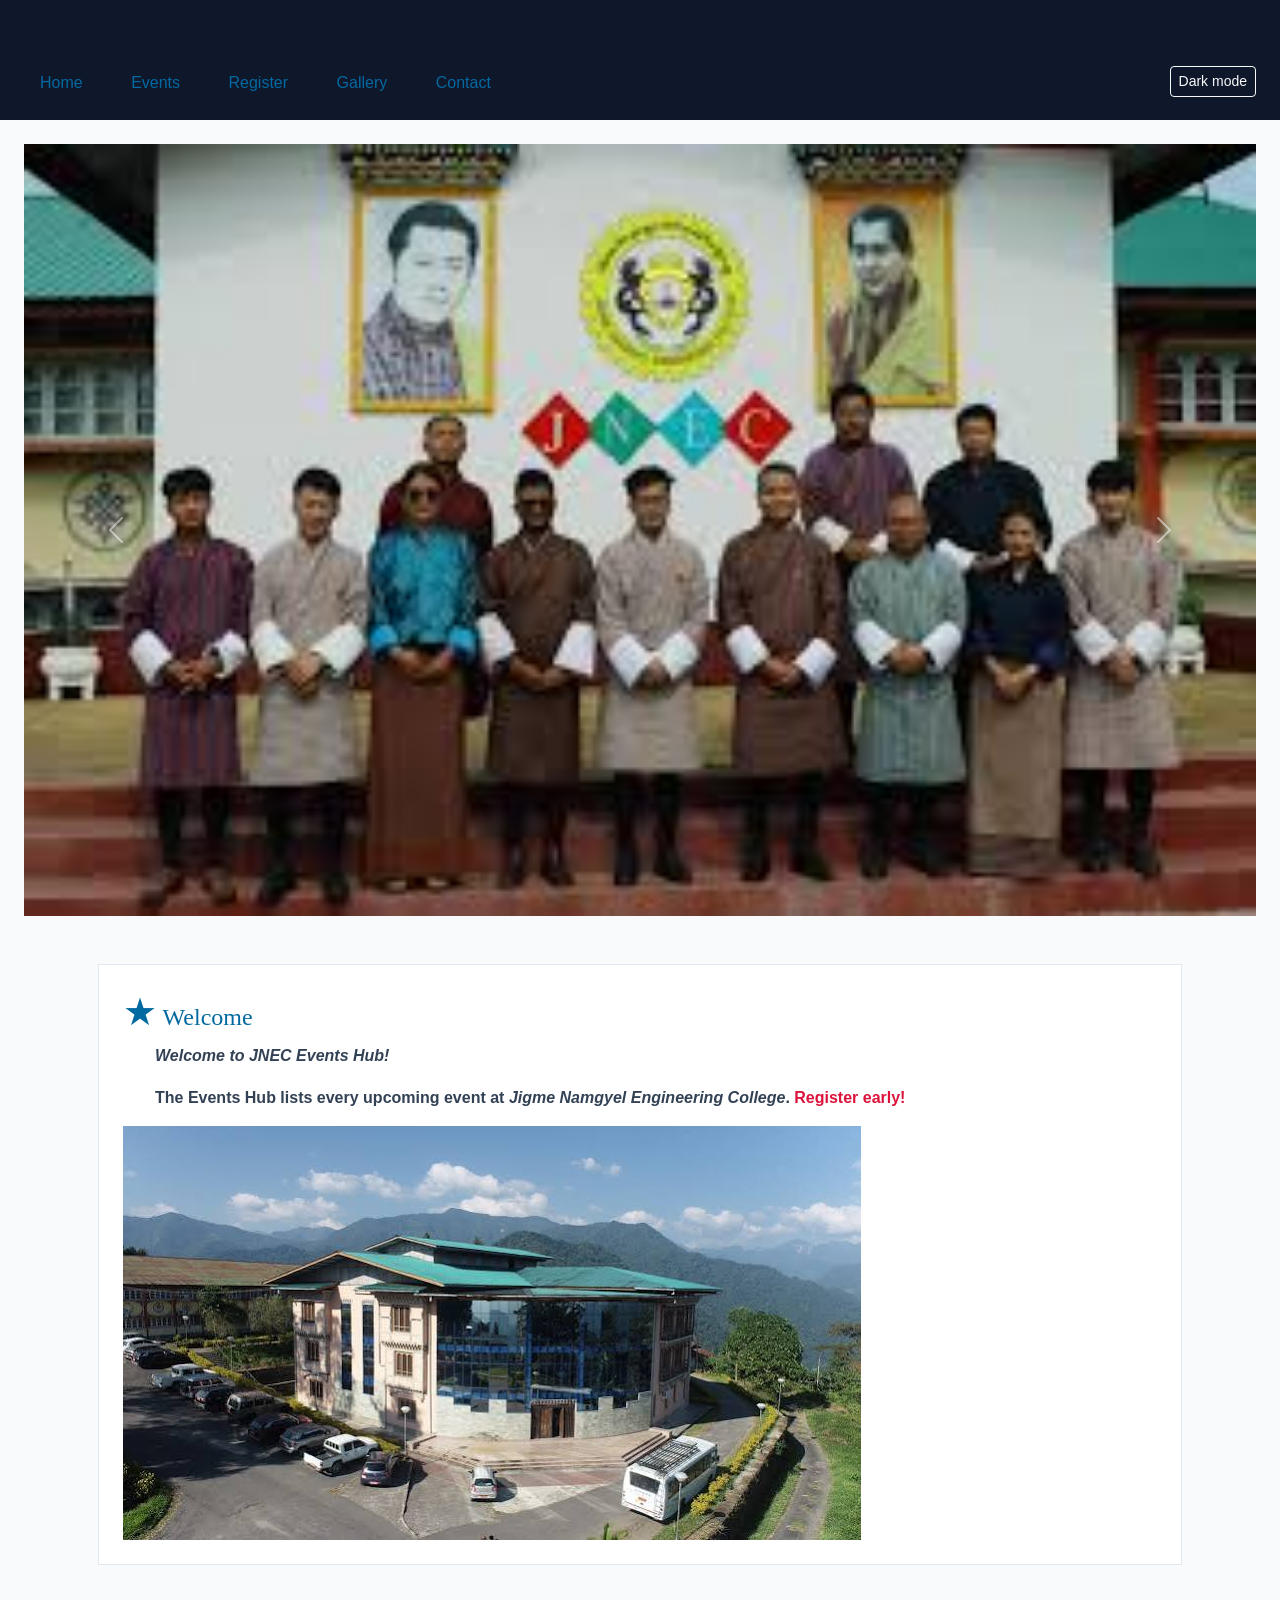
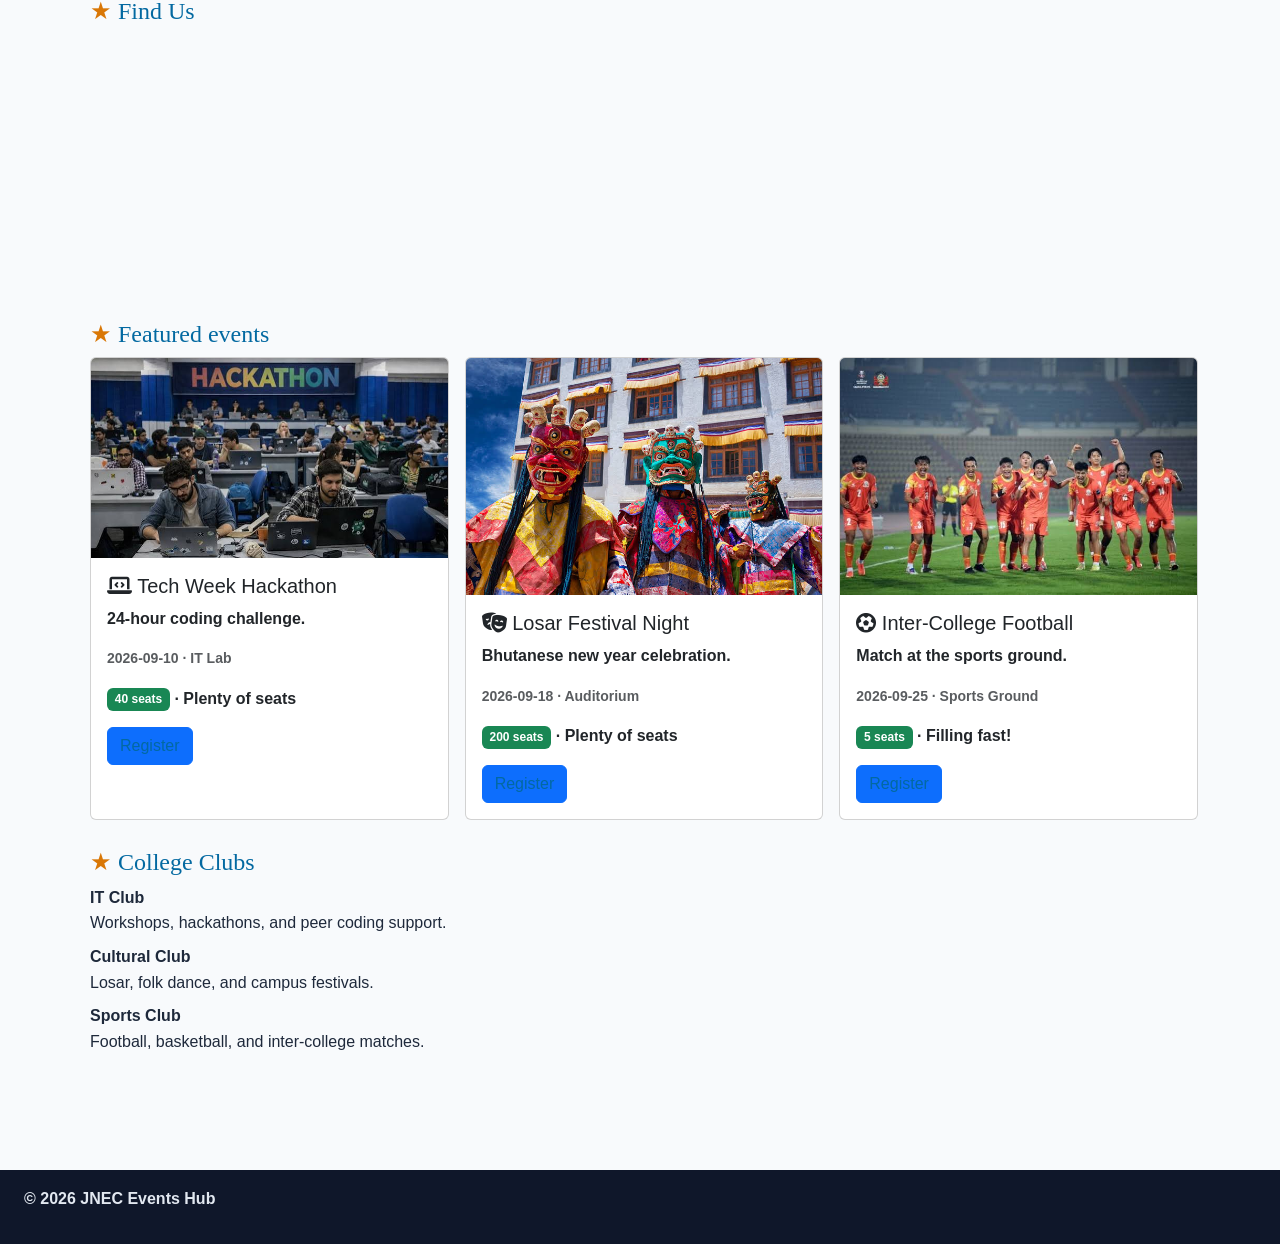
<file: index.html>
<!DOCTYPE html> 
 <html lang="en"> 
 <head> 
   <meta charset="UTF-8"> 
   <meta name="viewport" content="width=device-width, initial-scale=1.0"> 
   <title>JNEC Events Hub — Home</title> 
   <link 
href="https://cdn.jsdelivr.net/npm/bootstrap@5.3.3/dist/css/bootstrap.min.css" 
rel="stylesheet"> 
   <link rel="stylesheet" 
href="https://cdnjs.cloudflare.com/ajax/libs/font-awesome/6.5.2/css/all.min.css"> 
   <link rel="stylesheet" href="css/styles.css"> 
 </head> 
 <body> 
   <header id="top"> 
  <h1 class="hero-title">JNEC Events Hub</h1> 
  <button type="button" id="darkToggle" class="btn btn-sm btn-outline-light">Dark 
mode</button> 
  <nav> 
    <a href="index.html" title="Go to home page">Home</a> 
    <a href="events.html">Events</a> 
    <a href="register.html">Register</a> 
    <a href="gallery.html">Gallery</a> 
    <a href="contact.html">Contact</a> 
  </nav> 
   </header> 
 
   <main> 
  <div id="eventCarousel" class="carousel slide" data-bs-ride="carousel"> 
    <div class="carousel-inner"> 
      	<div class="carousel-item active"> 
        <img src="media/banner1.jpg" class="d-block w-100" alt="Campus event banner
1"> 
      	</div> 
      	<div class="carousel-item"> 
        <img src="media/banner2.jpg" class="d-block w-100" alt="Campus event banner
2"> 
      	</div> 
    </div> 

    <button class="carousel-control-prev" type="button" 
               data-bs-target="#eventCarousel" data-bs-slide="prev"> 
	      	<span class="carousel-control-prev-icon" aria-hidden="true"></span> 
	      	<span class="visually-hidden">Previous</span> 
    </button> 
    <button class="carousel-control-next" type="button" 
               data-bs-target="#eventCarousel" data-bs-slide="next"> 
	      	<span class="carousel-control-next-icon" aria-hidden="true"></span> 
	      	<span class="visually-hidden">Next</span> 
    </button> 
  </div> 
 
  <div class="container py-4"> 
    <section id="welcome" class="intro"> 
	      	<h2>Welcome</h2> 
	      	<p id="welcomeMsg">Welcome.</p> 
	      	<p>The <strong>Events Hub</strong> lists every upcoming event at 
         <em>Jigme Namgyel Engineering College</em>. 
         <span class="highlight" title="Registrations close 3 days before each 
event">Register early!</span></p> 
	      	<img src="media/campus.jpg" alt="JNEC campus" class="img-fluid" title="Our 
campus in Dewathang"> 
    </section> 
 
    <section id="location"> 
	      	<h2>Find Us</h2> 
	      	<iframe 
src="https://www.openstreetmap.org/export/embed.html?bbox=91.44,26.85,91.48,26.88" 
              width="400" height="250" title="Campus map"></iframe> 
    </section> 
 
    <section id="featured"> 
	      	<h2>Featured events</h2> 
	      	<div class="row g-3" id="home-events"></div> 
    </section> 
 
    <section id="clubs"> 
	      	<h2>College Clubs</h2> 
	      	<dl> 
        <dt>IT Club</dt> 
        <dd>Workshops, hackathons, and peer coding support.</dd> 
        <dt>Cultural Club</dt> 
        <dd>Losar, folk dance, and campus festivals.</dd> 
        <dt>Sports Club</dt> 
        <dd>Football, basketball, and inter-college matches.</dd> 
	      	</dl> 
    </section> 
  </div> 
   </main> 
 
   <footer> 
  <p>&copy; <span id="year"></span> JNEC Events Hub</p> 
   </footer> 
   <script 
src="https://cdn.jsdelivr.net/npm/bootstrap@5.3.3/dist/js/bootstrap.bundle.min.js"></script> 
   <script src="js/main.js"></script> 
 </body> 
 </html>
</file>
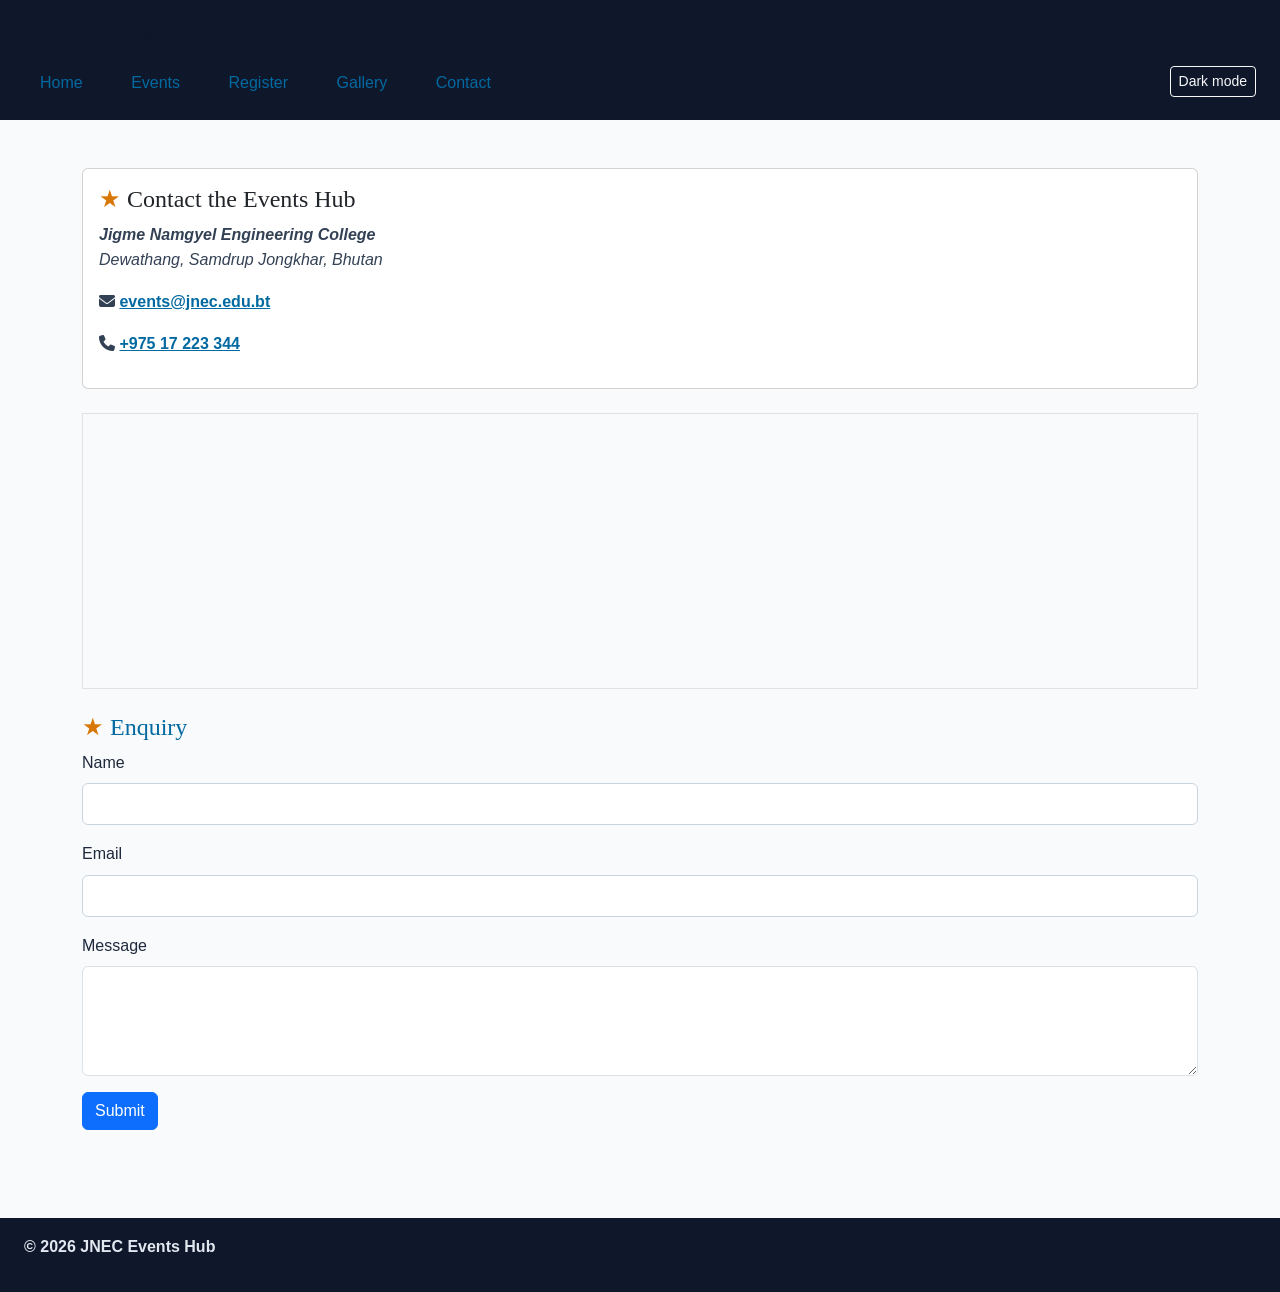
<file: contact.html>
<!DOCTYPE html> 
 <html lang="en"> 
 <head> 
   <meta charset="UTF-8"> 
   <meta name="viewport" content="width=device-width, initial-scale=1.0"> 
   <title>JNEC Events Hub — Contact</title> 
   <link 
href="https://cdn.jsdelivr.net/npm/bootstrap@5.3.3/dist/css/bootstrap.min.css" 
rel="stylesheet"> 
   <link rel="stylesheet" 
href="https://cdnjs.cloudflare.com/ajax/libs/font-awesome/6.5.2/css/all.min.css"> 
   <link rel="stylesheet" href="css/styles.css"> 
 </head> 
 <body> 
   <header id="top"> 
  <h1>JNEC Events Hub</h1> 
  <button type="button" id="darkToggle" class="btn btn-sm btn-outline-light">Dark 
mode</button> 
  <nav> 
    <a href="index.html">Home</a> 
    <a href="events.html">Events</a> 
    <a href="register.html">Register</a> 
    <a href="gallery.html">Gallery</a> 
    <a href="contact.html">Contact</a> 
  </nav> 
   </header> 
   <main> 
  <div class="container py-4"> 
    <div class="card mb-4"> 
      	<div class="card-body"> 
        <h2 class="card-title">Contact the Events Hub</h2> 
        <p>Jigme Namgyel Engineering College<br> 
           	Dewathang, Samdrup Jongkhar, Bhutan</p> 
        <p><i class="fa-solid fa-envelope"></i> 
           	<a href="mailto:events@jnec.edu.bt">events@jnec.edu.bt</a></p> 
        <p><i class="fa-solid fa-phone"></i> 
           	<a href="tel:+97517223344">+975 17 223 344</a></p> 
      	</div> 
    </div> 
    <div class="border p-2 mb-4"> 
      	<iframe 
src="https://www.openstreetmap.org/export/embed.html?bbox=91.44,26.85,91.48,26.88" 
              width="100%" height="250" title="Campus map"></iframe> 
    </div> 
 
    <h2>Enquiry</h2> 
    <form action="#" method="post" id="enquiryForm"> 
      	<div class="mb-3"> 
        <label for="enq-name" class="form-label">Name</label> 
        <input type="text" class="form-control" id="enq-name" name="name"> 
      	</div> 
      	<div class="mb-3"> 
        <label for="enq-email" class="form-label">Email</label> 
        <input type="text" class="form-control" id="enq-email" name="email"> 
      	</div> 
      	<div class="mb-3"> 
        <label for="enq-message" class="form-label">Message</label> 
        <textarea class="form-control" id="enq-message" name="message" 
rows="4"></textarea> 
      	</div> 
      	<button type="submit" class="btn btn-primary">Submit</button> 
    </form> 
  </div> 
   </main> 
   <footer> 
  <p>&copy; <span id="year"></span> JNEC Events Hub</p> 
   </footer> 
   <script 
src="https://cdn.jsdelivr.net/npm/bootstrap@5.3.3/dist/js/bootstrap.bundle.min.js"></script> 
   <script src="js/main.js"></script> 
 </body> 
 </html>
</file>
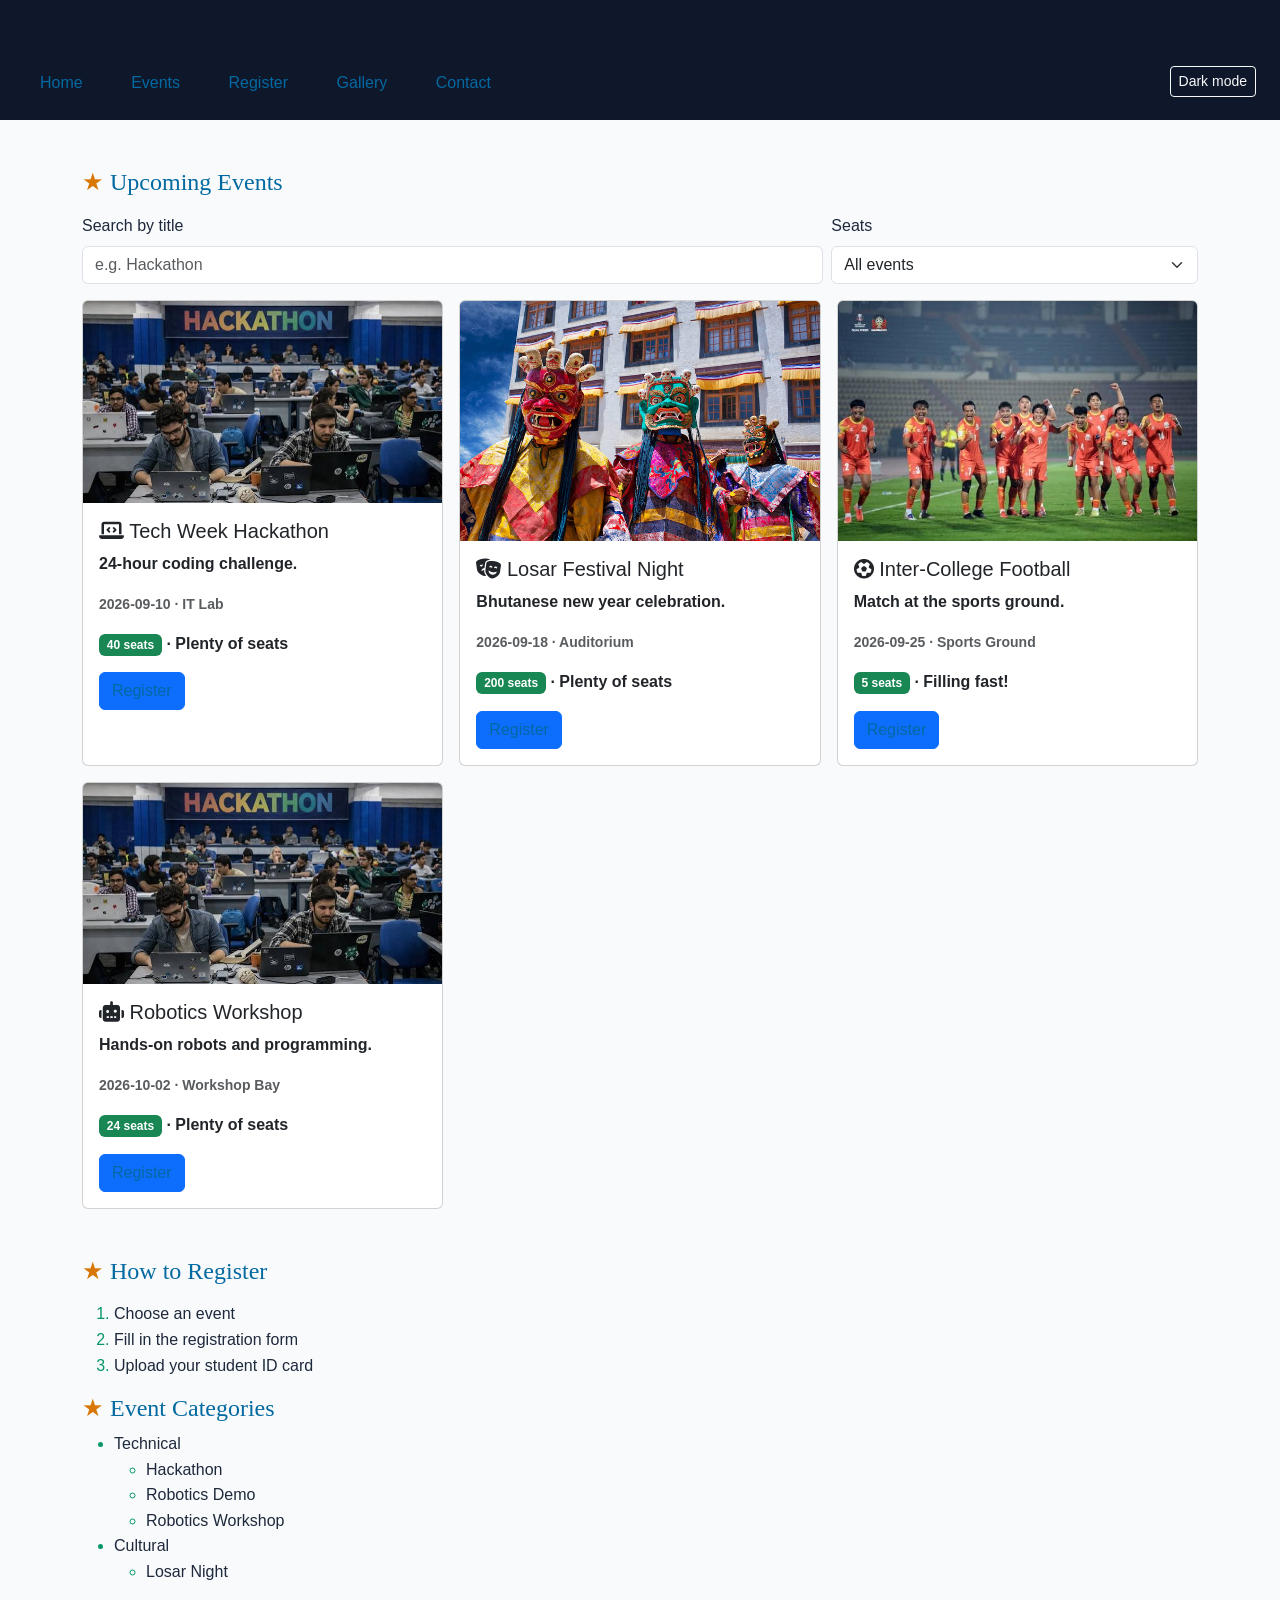
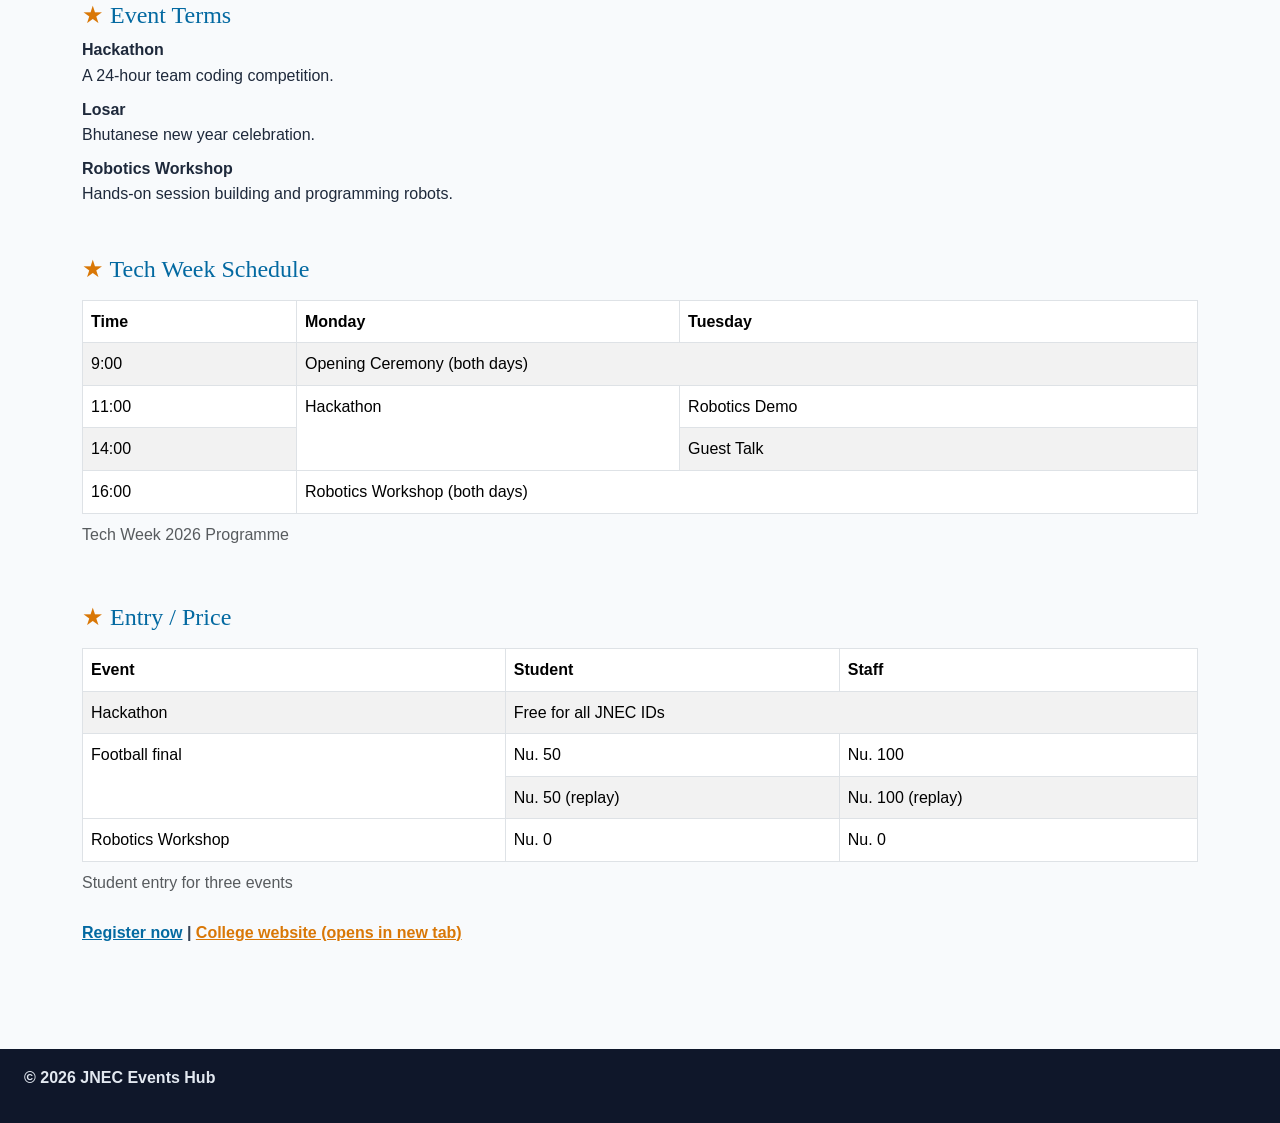
<file: events.html>
<!DOCTYPE html> 
 <html lang="en"> 
 <head> 
   <meta charset="UTF-8"> 
   <meta name="viewport" content="width=device-width, initial-scale=1.0"> 
   <title>JNEC Events Hub — Events</title> 
   <link 
href="https://cdn.jsdelivr.net/npm/bootstrap@5.3.3/dist/css/bootstrap.min.css" 
rel="stylesheet"> 
   <link rel="stylesheet" 
href="https://cdnjs.cloudflare.com/ajax/libs/font-awesome/6.5.2/css/all.min.css"> 
   <link rel="stylesheet" href="css/styles.css"> 
 </head> 
 <body> 
   <header id="top"> 
  <h1>JNEC Events Hub</h1> 
  <button type="button" id="darkToggle" class="btn btn-sm btn-outline-light">Dark 
mode</button> 
  <nav> 
    <a href="index.html">Home</a> 
    <a href="events.html">Events</a> 
    <a href="register.html">Register</a> 
    <a href="gallery.html">Gallery</a> 
    <a href="contact.html">Contact</a> 
  </nav> 
   </header> 
 
   <main> 
  <div class="container py-4"> 
    <h2 class="mb-3">Upcoming Events</h2> 
    <div class="row g-2 mb-3"> 
      	<div class="col-md-8"> 
        <label for="search" class="form-label">Search by title</label> 
        <input type="search" id="search" class="form-control" placeholder="e.g. 
Hackathon"> 

	      	</div> 
	      	<div class="col-md-4"> 
        <label for="seat-filter" class="form-label">Seats</label> 
        <select id="seat-filter" class="form-select"> 
          <option value="all">All events</option> 
          <option value="open">Open seats</option> 
          <option value="full">Sold out</option> 
        </select> 
	      	</div> 
    </div> 
    <div class="row g-3" id="eventList"></div> 
 
    <h2 class="mt-5 mb-3">How to Register</h2> 
    <ol type="1"> 
	      	<li>Choose an event</li> 
	      	<li>Fill in the registration form</li> 
	      	<li>Upload your student ID card</li> 
    </ol> 
 
    <h2>Event Categories</h2> 
    <ul> 
	      	<li>Technical 
        <ul> 
             <li>Hackathon</li> 
          <li>Robotics Demo</li> 
          <li>Robotics Workshop</li> 
        </ul> 
	      	</li> 
	      	<li>Cultural 
        <ul><li>Losar Night</li></ul> 
	      	</li> 
    </ul> 
 
    <h2>Event Terms</h2> 
    <dl> 
	      	<dt>Hackathon</dt> 
	      	<dd>A 24-hour team coding competition.</dd> 
	      	<dt>Losar</dt> 
	      	<dd>Bhutanese new year celebration.</dd> 
	      	<dt>Robotics Workshop</dt> 
	      	<dd>Hands-on session building and programming robots.</dd> 
    </dl> 
 
    <h2 class="mt-5 mb-3">Tech Week Schedule</h2> 
    <table class="table table-striped table-bordered"> 
	      	<caption>Tech Week 2026 Programme</caption> 
	      	<thead> 
           <tr><th>Time</th><th>Monday</th><th>Tuesday</th></tr> 
	      	</thead> 

	      	<tbody> 
        <tr> 
          <td>9:00</td> 
          <td colspan="2">Opening Ceremony (both days)</td> 
        </tr> 
        <tr> 
          <td>11:00</td> 
          <td rowspan="2">Hackathon</td> 
          <td>Robotics Demo</td> 
        </tr> 
        <tr> 
          <td>14:00</td> 
          <td>Guest Talk</td> 
        </tr> 
        <tr> 
          <td>16:00</td> 
          <td colspan="2">Robotics Workshop (both days)</td> 
        </tr> 
	      	</tbody> 
    </table> 
 
    <h2 class="mt-5 mb-3">Entry / Price</h2> 
    <table class="table table-striped table-bordered"> 
	      	<caption>Student entry for three events</caption> 
	      	<thead> 
           <tr><th>Event</th><th>Student</th><th>Staff</th></tr> 
	      	</thead> 
	      	<tbody> 
        <tr> 
             <td>Hackathon</td> 
          <td colspan="2">Free for all JNEC IDs</td> 
        </tr> 
        <tr> 
          <td rowspan="2">Football final</td> 
          <td>Nu. 50</td> 
          <td>Nu. 100</td> 
        </tr> 
        <tr> 
          <td>Nu. 50 (replay)</td> 
          <td>Nu. 100 (replay)</td> 
        </tr> 
        <tr> 
          <td>Robotics Workshop</td> 
          <td>Nu. 0</td> 
          <td>Nu. 0</td> 
        </tr> 
	      	</tbody> 
    </table> 
 
    <p><a href="register.html">Register now</a> | 
       	<a href="https://www.jnec.edu.bt" target="_blank" rel="noopener"> 
       	College website (opens in new tab)</a></p> 
  </div> 
   </main> 
 
   <footer> 
  <p>&copy; <span id="year"></span> JNEC Events Hub</p> 
   </footer> 
   <script 
src="https://cdn.jsdelivr.net/npm/bootstrap@5.3.3/dist/js/bootstrap.bundle.min.js"></script> 
   <script src="js/main.js"></script> 
 </body> 
 </html>
</file>
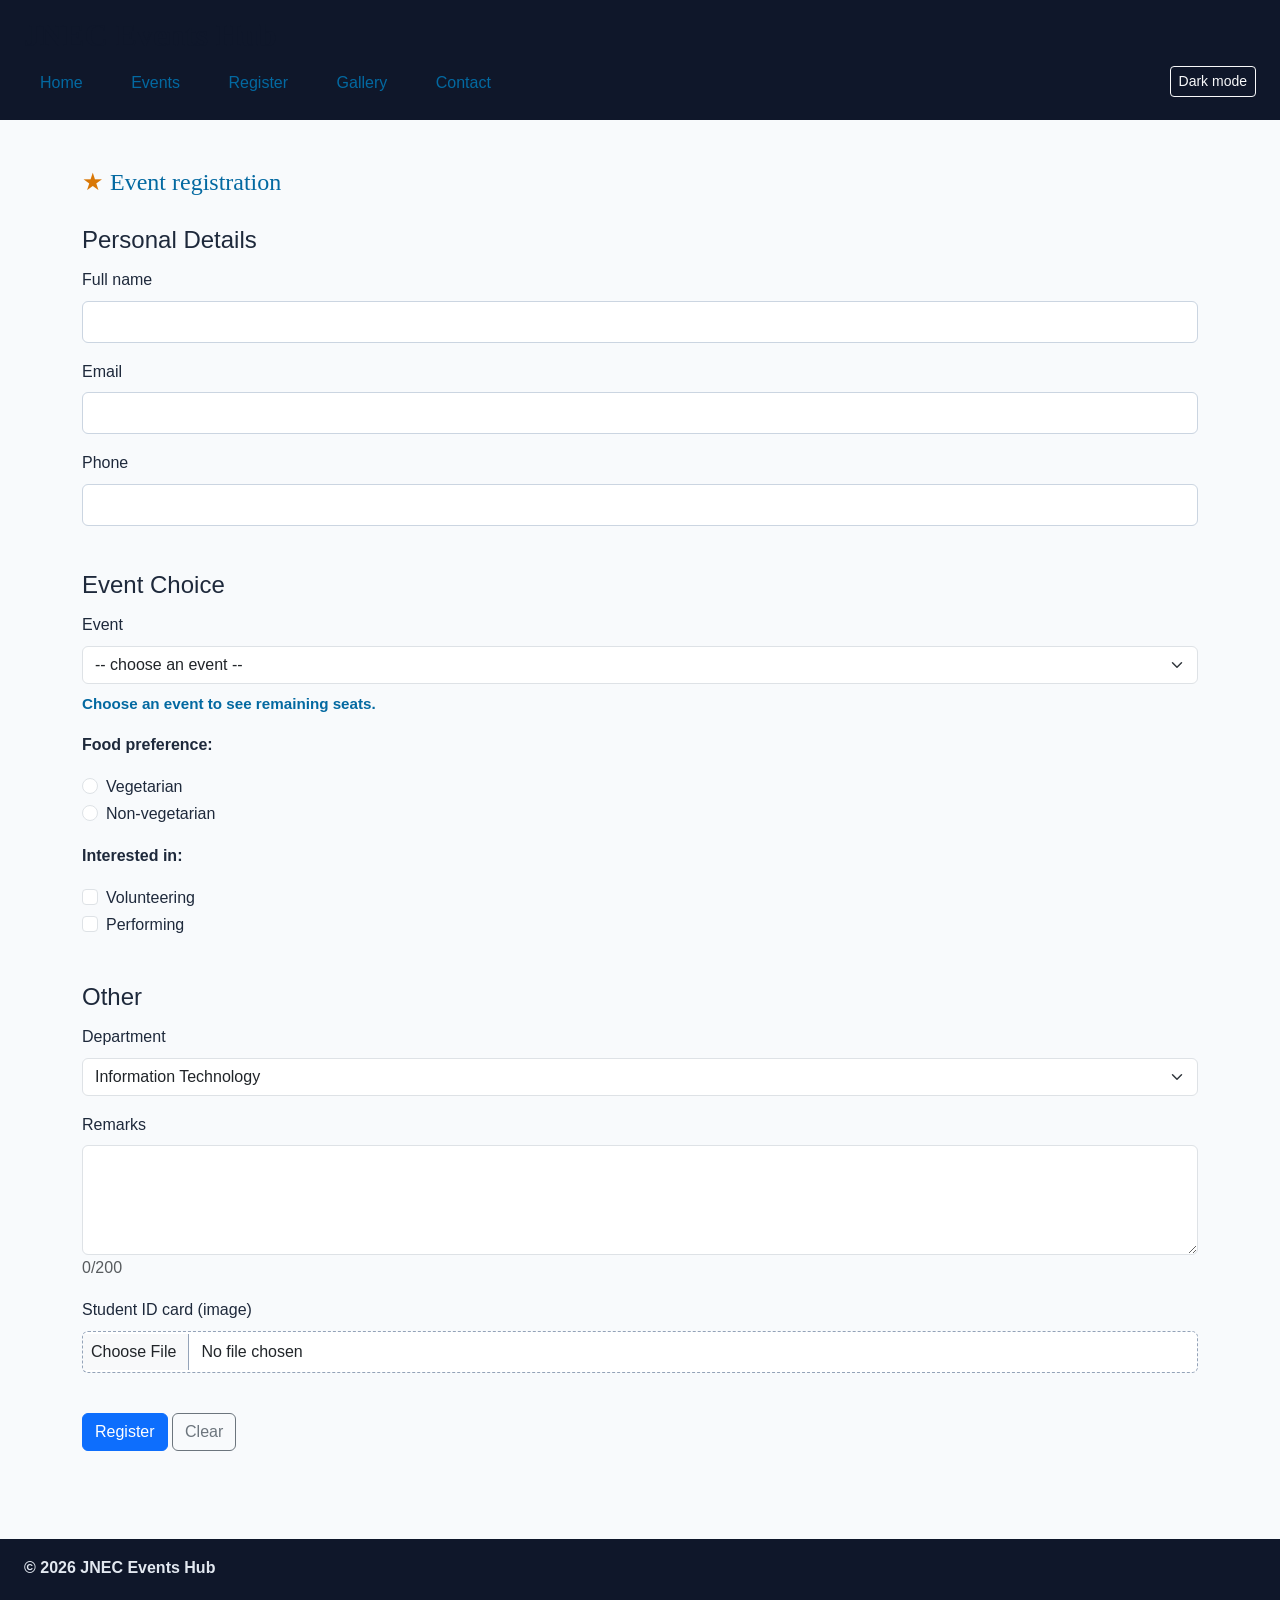
<file: register.html>
<!DOCTYPE html> 
 <html lang="en"> 
 <head> 
   <meta charset="UTF-8"> 
   <meta name="viewport" content="width=device-width, initial-scale=1.0"> 
   <title>JNEC Events Hub — Register</title> 
   <link 
href="https://cdn.jsdelivr.net/npm/bootstrap@5.3.3/dist/css/bootstrap.min.css" 
rel="stylesheet"> 
   <link rel="stylesheet" 
href="https://cdnjs.cloudflare.com/ajax/libs/font-awesome/6.5.2/css/all.min.css"> 
   <link rel="stylesheet" href="css/styles.css"> 
 </head> 
 <body> 
   <header id="top"> 
  <h1>JNEC Events Hub</h1> 
  <button type="button" id="darkToggle" class="btn btn-sm btn-outline-light">Dark 
mode</button> 
  <nav> 
    <a href="index.html">Home</a> 
    <a href="events.html">Events</a> 
    <a href="register.html">Register</a> 
    <a href="gallery.html">Gallery</a> 
    <a href="contact.html">Contact</a> 
  </nav> 
   </header> 
 
   <main> 
  <div class="container py-4"> 
    <h2 class="mb-4">Event registration</h2> 

    <form action="#" method="post" enctype="multipart/form-data" id="regForm"> 
	      	<fieldset class="mb-4"> 
        <legend>Personal Details</legend> 
        <div class="mb-3"> 
          <label for="fullname" class="form-label">Full name</label> 
          <input type="text" class="form-control" id="fullname" name="fullname"> 
          <span id="err-fullname" class="error"></span> 
        </div> 
        <div class="mb-3"> 
          <label for="email" class="form-label">Email</label> 
          <input type="text" class="form-control" id="email" name="email"> 
          <span id="err-email" class="error"></span> 
        </div> 
        <div class="mb-3"> 
          <label for="phone" class="form-label">Phone</label> 
          <input type="text" class="form-control" id="phone" name="phone"> 
          <span id="err-phone" class="error"></span> 
        </div> 
	      	</fieldset> 
 
	      	<fieldset class="mb-4"> 
        <legend>Event Choice</legend> 
        <div class="mb-3"> 
          <label for="event_id" class="form-label">Event</label> 
          <select class="form-select" id="event_id" name="event_id"> 
	            	<option value="">-- choose an event --</option> 
	            	<option value="1">Tech Week Hackathon</option> 
	            	<option value="2">Losar Festival Night</option> 
	            	<option value="3">Inter-College Football</option> 
	            	<option value="4">Robotics Workshop</option> 
          </select> 
          <span id="err-event_id" class="error"></span> 
          <p id="seatsHint" class="seats-hint mt-2">Choose an event to see remaining 
seats.</p> 
        </div> 
        <p>Food preference:</p> 
        <div class="form-check"> 
          <input class="form-check-input" type="radio" id="veg" name="food" 
value="veg"> 
          <label class="form-check-label" for="veg">Vegetarian</label> 
        </div> 
        <div class="form-check mb-3"> 
          <input class="form-check-input" type="radio" id="nonveg" name="food" 
value="nonveg"> 
          <label class="form-check-label" for="nonveg">Non-vegetarian</label> 
        </div> 
        <span id="err-food" class="error"></span> 
        <p>Interested in:</p> 
        <div class="form-check"> 

          <input class="form-check-input" type="checkbox" id="volunteer" 
name="interests" value="volunteer"> 
          <label class="form-check-label" for="volunteer">Volunteering</label> 
        </div> 
        <div class="form-check mb-3"> 
          <input class="form-check-input" type="checkbox" id="perform" 
name="interests" value="perform"> 
          <label class="form-check-label" for="perform">Performing</label> 
        </div> 
        <span id="err-interests" class="error"></span> 
	      	</fieldset> 
 
	      	<fieldset class="mb-4"> 
           <legend>Other</legend> 
        <div class="mb-3"> 
          <label for="department" class="form-label">Department</label> 
          <select class="form-select" id="department" name="department"> 
	            	<option value="it">Information Technology</option> 
	            	<option value="civil">Civil</option> 
	            	<option value="electrical">Electrical</option> 
          </select> 
        </div> 
        <div class="mb-3"> 
          <label for="remarks" class="form-label">Remarks</label> 
          <textarea class="form-control" id="remarks" name="remarks" rows="4" 
maxlength="200"></textarea> 
          <span id="charCount" class="text-muted">0/200</span> 
        </div> 
        <div class="mb-3"> 
          <label for="id_card" class="form-label">Student ID card (image)</label> 
          <input class="form-control" type="file" id="id_card" name="id_card"> 
        </div> 
	      	</fieldset> 
 
	      	<button type="submit" class="btn btn-primary">Register</button> 
	      	<button type="reset" class="btn btn-outline-secondary">Clear</button> 
    </form> 
  </div> 
   </main> 
 
   <footer> 
  <p>&copy; <span id="year"></span> JNEC Events Hub</p> 
   </footer> 
   <script 
src="https://cdn.jsdelivr.net/npm/bootstrap@5.3.3/dist/js/bootstrap.bundle.min.js"></script> 
   <script src="js/main.js"></script> 
   <script src="js/validate.js"></script> 
 </body> 
 </html>
</file>
<file: css/styles.css>
body { 
   font-family: "Segoe UI", Arial, sans-serif; 
   margin: 0; 

   color: rgb(30, 41, 59); 
   background: #f8fafc; 
   font-size: 16px; 
   line-height: 1.6; 
 } 
 
 header { 
   background: #0f172a; 
   color: white; 
   padding: 16px 24px; 
 } 
 
 nav a { 
   color: #7dd3fc; 
   margin-right: 12px; 
   text-decoration: none; 
   display: inline-block; 
   padding: 8px 16px; 
 } 
 
 footer { 
   background: #0f172a; 
   color: #e2e8f0; 
   padding: 16px 24px; 
   margin-top: 40px; 
 } 
 
 main { 
   padding: 24px; 
 } 
 
 /* simple selectors */ 
 h1 { color: #0f172a; font-weight: 700; font-size: 2rem; } 
 h2 { color: #0369a1; font-size: 1.5rem; text-align: left; } 
 .intro { background: #f8fafc; } 
 #welcome { padding: 24px; } 
 p.intro { font-size: 1.05rem; } 
 h1, h2, h3 { font-family: Georgia, serif; } 
 
 /* combinators */ 
 nav a { text-decoration: none; } 
 main > section { margin-bottom: 24px; } 
 h2 + p { font-style: italic; } 
 h2 ~ p { color: #334155; } 
 
 /* pseudo-classes */ 
 nav a:hover { color: #38bdf8; } 
 input:focus { outline: 2px solid #0369a1; } 
 input:checked + label { font-weight: 700; } 

 tr:nth-child(even) { background: #f1f5f9; } 
 
 a:link { color: #0369a1; } 
 a:visited { color: #7c3aed; } 
 a:hover { color: #0ea5e9; } 
 a:active { color: #b91c1c; } 
 
 /* original pseudo-class (Activity 5) */ 
 button:hover { 
   opacity: 0.9; 
 } 
 
 /* pseudo-elements */ 
 p::first-line { font-weight: bold; } 
 .intro::first-letter { 
   font-size: 1.6em; 
   color: #0369a1; 
 } 
 h2::before { content: "★ "; color: #d97706; } 
 li::marker { color: #059669; } 
 ::selection { color: #7f1d1d; background: #fde68a; } 
 
 /* attribute selectors */ 
 a[target="_blank"] { color: #d97706; } 
 input[type="file"] { border: 1px dashed #94a3b8; padding: 8px; } 
 input[type="text"] { border: 1px solid #cbd5e1; padding: 8px; } 
 
 /* original attribute selector (Activity 5) */ 
 input[type="checkbox"] { 
   accent-color: #0369a1; 
 } 
 
 .highlight { color: crimson; } 
 .intro p { 
   text-indent: 2em; 
   text-align: justify; 
 } 
 .sold-out { 
   text-decoration: line-through; 
   text-decoration-color: #ef4444; 
   text-decoration-style: solid; 
 } 
 .hero-title { 
   letter-spacing: 0.04em; 
   word-spacing: 0.1em; 
 } 
 em { font-style: italic; } 
 header { background-color: #0f172a; } 
 

 .intro { 
   margin: 24px 16px 32px 16px; 
   padding: 20px; 
   border: 1px solid #e2e8f0; 
   background: white; 
 } 
 section { 
   margin-bottom: 28px; 
   padding-left: 8px; 
 } 
 
 .admin-only { display: none; } 
 .badge { display: inline; } 
 .event-card { display: block; } 
 
 .error { color: #b91c1c; font-size: 0.9rem; display: block; margin-top: 0.25rem; } 
 
 .sold-out-card { opacity: 0.85; } 
 .sold-out-card .card-title { text-decoration: line-through; } 
 
 #darkToggle { 
   float: right; 
   margin-top: 4px; 
 } 
 
 body.dark { 
   background: #0f172a; 
   color: #e2e8f0; 
 } 
 body.dark header, 
 body.dark footer { 
   background: #020617; 
 } 
 body.dark .card, 
 body.dark .intro { 
   background: #1e293b; 
   color: #e2e8f0; 
   border-color: #334155; 
 } 
 body.dark h1, 
 body.dark h2 { 
   color: #7dd3fc; 
 } 
 
 .seats-hint { 
   font-size: 0.95rem; 
   color: #0369a1; 
 } 
 
 img { max-width: 100%; height: auto; } 
 
 @media (max-width: 600px) { 
   nav a { 
  display: block; 
  margin: 4px 0; 
   } 
   body { font-size: 15px; } 
 }
</file>
